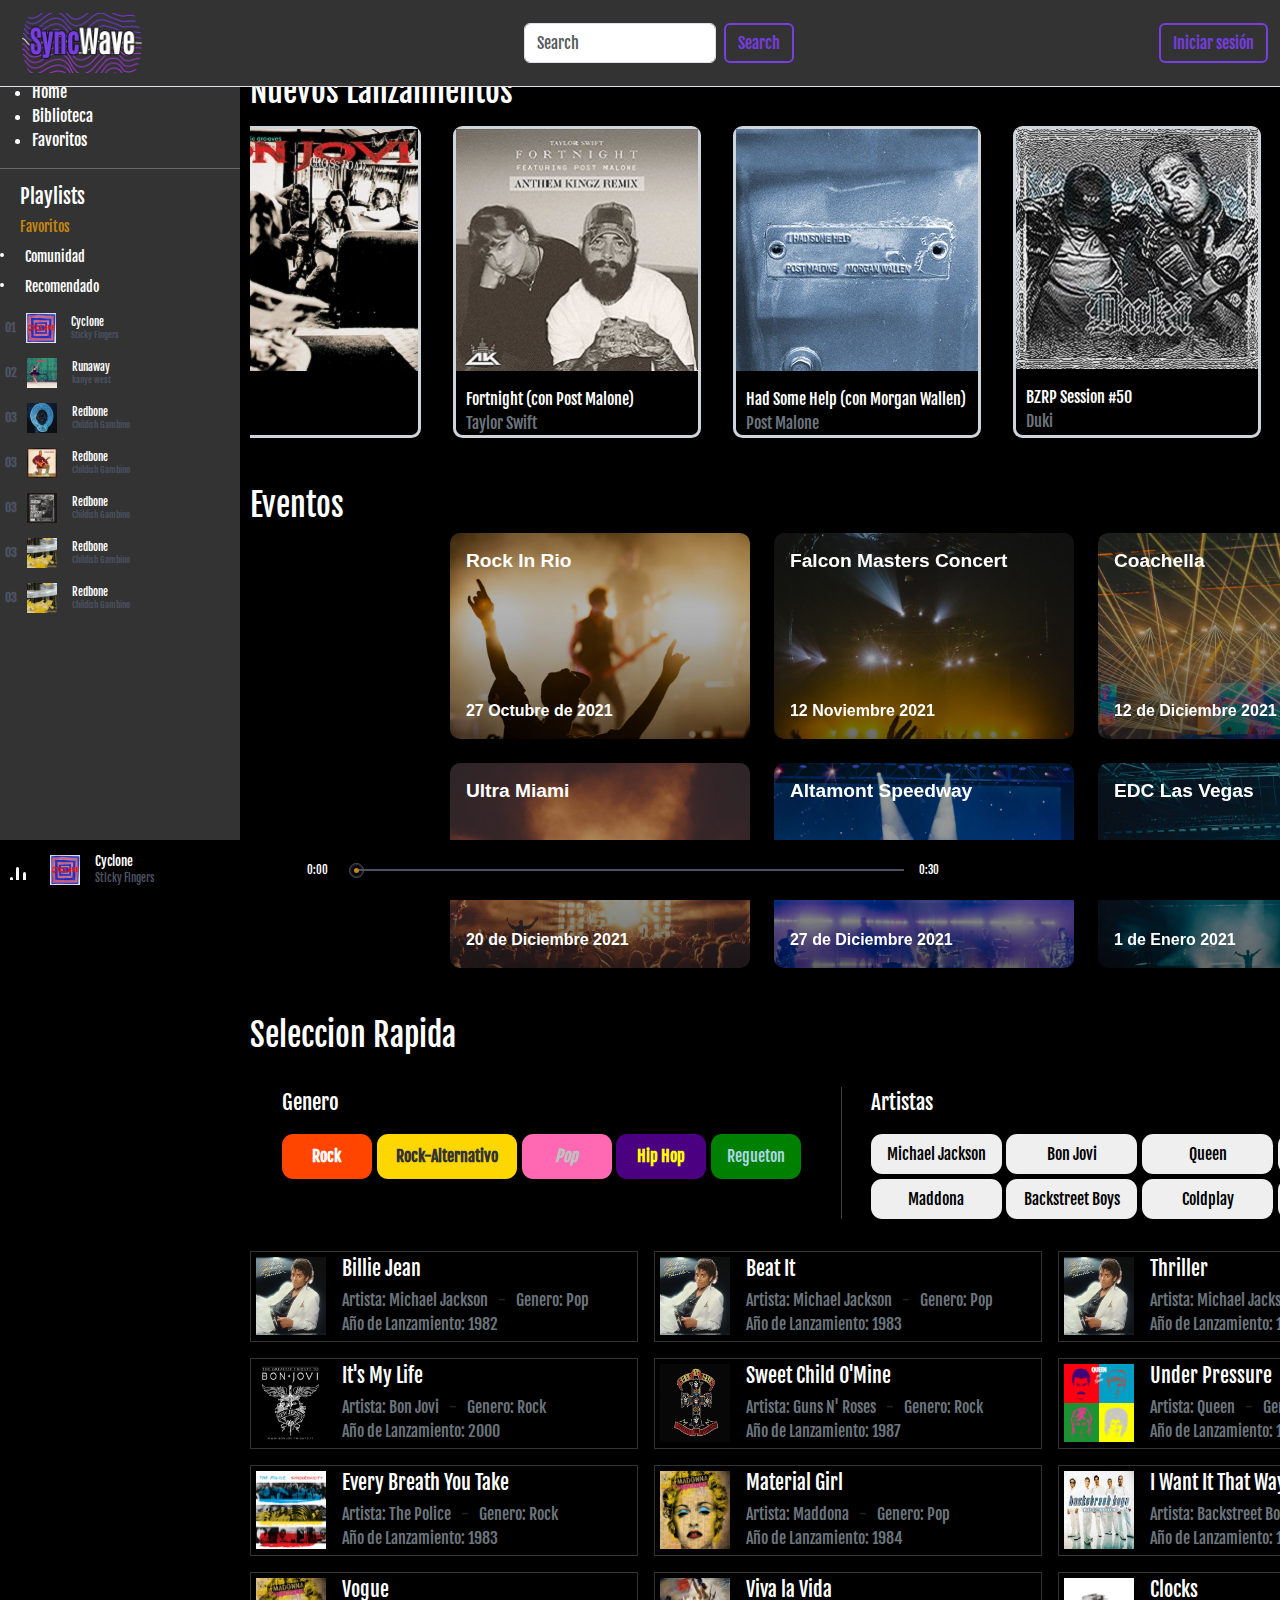
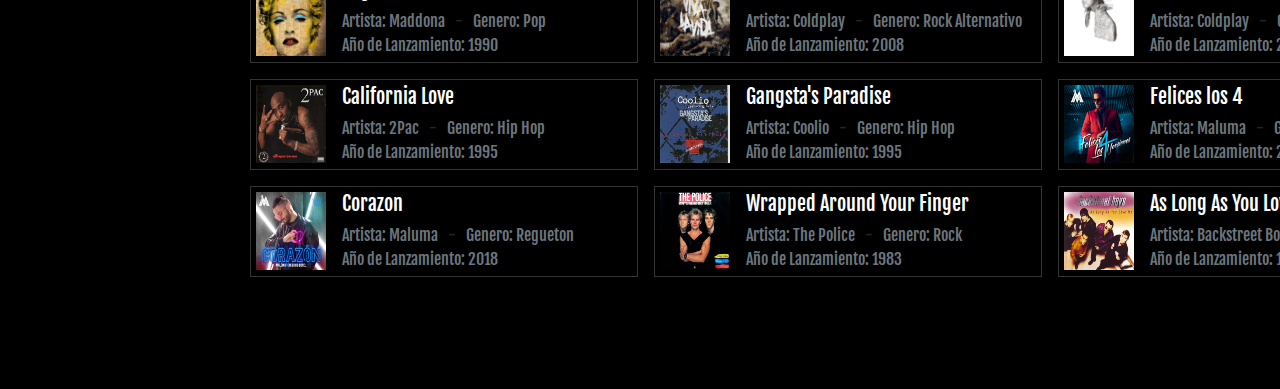
<file: index.html>
<html lang="es">
  <head>
    <meta charset="UTF-8" />
    <meta name="viewport" content="width=device-width, initial-scale=1.0" />
    <title>Navbar y Sidebar</title>
    <link rel="stylesheet" href="styles.css" />
    <link
      href="https://cdn.jsdelivr.net/npm/bootstrap@5.3.3/dist/css/bootstrap.min.css"
      rel="stylesheet"
      integrity="sha384-QWTKZyjpPEjISv5WaRU9OFeRpok6YctnYmDr5pNlyT2bRjXh0JMhjY6hW+ALEwIH"
      crossorigin="anonymous"
    />
    <link rel="preconnect" href="https://fonts.googleapis.com" />
    <link rel="preconnect" href="https://fonts.gstatic.com" crossorigin />
    <link
      href="https://fonts.googleapis.com/css2?family=Archivo:ital,wght@0,100..900;1,100..900&family=Fjalla+One&display=swap"
      rel="stylesheet"
    />
    <link rel="stylesheet" href="https://cdnjs.cloudflare.com/ajax/libs/font-awesome/6.0.0-beta3/css/all.min.css" integrity="sha512-..." crossorigin="anonymous" />

  </head>
  <body>
    <nav class="navbar d-flex topNavbar border-bottom position-fixed">
      <div class="container-fluid">
        <div class="logo-container">
          <a href="./index.html" class="navbar-brand"><img src="./images/iconos/logo-cortado.png" alt="logo.jpg" class="logo" ></a>
        </div>
        <form class="d-flex m-0" role="search">
          <input
            class="form-control me-2"
            type="search"
            placeholder="Search"
            aria-label="Search"
          />
          <button class="btn btn-outline-success" type="submit">Search</button>
        </form>
        <div id="sesion">
          <a href="./iniciarSesion.html" class="btn btn-outline-success">Iniciar sesión</a>
        </div>
      </div>
    </nav>

    <main class="bg-black">
      <div class="sideNavbar">
        <ul>
            <li>Home</li>
            <li>Biblioteca</li>
            <li>Favoritos</li>
        </ul>
        <hr>
        <div class="menuSide">
            <h1>Playlists</h1>
            <div class="playlist">
                <h4 class="active"><span></span><i class="bi bi-music-note"></i>Favoritos</h4>
                <h4><span></span><i class="bi bi-music-note"></i>Comunidad</h4>
                <h4><span></span><i class="bi bi-music-note"></i>Recomendado</h4>
            </div>
            <div class="menuCancion">
                <li class="cancionItem">
                    <span>01</span>
                    <img src="./images/img1.jpeg" alt="">
                    <h5>Cyclone
                        <div class="subtitle">Sticky Fingers</div>
                    </h5>
                    <i class="bi playListPlay bi-play-fill" id="1"></i>
                </li>
                <li class="cancionItem">
                    <span>02</span>
                    <img src="./images/img2.jpg" alt="">
                    <h5>Runaway
                        <div class="subtitle">kanye west</div>
                    </h5>
                    <i class="bi playListPlay bi-play-fill" id="1"></i>
                </li>
                <li class="cancionItem">
                    <span>03</span>
                    <img src="./images/img3.jpg" alt="">
                    <h5>Redbone
                        <div class="subtitle">Childish Gambino</div>
                    </h5>
                    <i class="bi playListPlay bi-play-fill" id="1"></i>
                </li>
                <li class="cancionItem">
                    <span>03</span>
                    <img src="./images/img4.jpg" alt="">
                    <h5>Redbone
                        <div class="subtitle">Childish Gambino</div>
                    </h5>
                    <i class="bi playListPlay bi-play-fill" id="1"></i>
                </li>
                <li class="cancionItem">
                    <span>03</span>
                    <img src="./images/img5.jpg" alt="">
                    <h5>Redbone
                        <div class="subtitle">Childish Gambino</div>
                    </h5>
                    <i class="bi playListPlay bi-play-fill" id="1"></i>
                </li>
                <li class="cancionItem">
                    <span>03</span>
                    <img src="./images/img6.jpeg" alt="">
                    <h5>Redbone
                        <div class="subtitle">Childish Gambino</div>
                    </h5>
                    <i class="bi playListPlay bi-play-fill" id="1"></i>
                </li>
                <li class="cancionItem">
                    <span>03</span>
                    <img src="./images/img6.jpeg" alt="">
                    <h5>Redbone
                        <div class="subtitle">Childish Gambino</div>
                    </h5>
                    <i class="bi playListPlay bi-play-fill" id="1"></i>
                </li>
                <li class="cancionItem">
                    <span>03</span>
                    <img src="./images/img6.jpeg" alt="">
                    <h5>Redbone
                        <div class="subtitle">Childish Gambino</div>
                    </h5>
                    <i class="bi playListPlay bi-play-fill" id="1"></i>
                </li>
            </div>
        </div>
    </div>

      <div class="contenedor-principal">
        <div>
          <h2 class="text-white">Nuevos Lanzamientos</h2>
          <div class="contenedor-cards">
            
          </div>
        </div>
        <div>
          <h2 class="text-white">Eventos</h2>
          <div class="contenedor-principal-conciertos">
            <div class="contenedor-conciertos">
              <div class="concierto1 card-concierto scale-up-center">
                <h3>Rock In Rio</h3>
                <p>27 Octubre de 2021</p>
              </div>
              <div class="concierto2 card-concierto">
                <h3>Falcon Masters Concert</h3>
                <p>12 Noviembre 2021</p>
              </div>
              <div class="concierto3 card-concierto">
                <h3>Coachella</h3>
                <p>12 de Diciembre 2021</p>
              </div>
              <div class="concierto4 card-concierto">
                <h3>Ultra Miami</h3>
                <p>20 de Diciembre 2021</p>
              </div>
              <div class="concierto5 card-concierto">
                <h3>Altamont Speedway</h3>
                <p>27 de Diciembre 2021</p>
              </div>
              <div class="concierto6 card-concierto">
                <h3>EDC Las Vegas</h3>
                <p>1 de Enero 2021</p>
              </div>
            </div>
            <div class="banner">
              <h3>Artistas Mas Importantes</h3>
              <p>Guns N'Roses</p>
              <p>AC/DC</p>
              <p>Motley Crue</p>
              <p>The Cuit</p>
              <p>Polson</p>
              <p>Def Leppard</p>
              <button>Comprar Boletos</button>
            </div>
          </div>
        </div>
        <div class="contenedor-general-filtro">
          <h2 class="text-white">Seleccion Rapida</h2>
          <div class="filtro">
            <div class="contenedor-info-filtro bordeEstilo">
              <p>Genero</p>
              <div class="botonera-genero">
                <button id="rock">Rock</button>
                <button id="rock-alternativo">Rock-Alternativo</button>
                <button id="pop">Pop</button>
                <button id="hip-hop">Hip Hop</button>
                <button id="regueton">Regueton</button>
              </div>
            </div>
            <div class="contenedor-info-filtro bordeEstilo">
              <p>Artistas</p>
              <div class="botonera-artistas">
                <button id="michael">Michael Jackson</button>
                <button id="bon-jovi">Bon Jovi</button>
                <button id="queen">Queen</button>
                <button id="police">The Police</button>
                <button id="maddona">Maddona</button>
                <button id="boys">Backstreet Boys</button>
                <button id="coldplay">Coldplay</button>
                <button id="maluma">Maluma</button>
              </div>
            </div>
            <div class="contenedor-info-filtro">
              <p>Decada</p>
              <div class="botonera-decada">
                <button id="80's">80's</button>
                <button id="90's">90's</button>
                <button id="2000's">2000's - Presente</button>
              </div>
            </div>
          </div>
          <div id="contenedor-seleccion" class="cont-seleccion"></div>
        </div>
      </div>
      <div class="masterPlay">
        <div class="wave">
            <div class="wave1"></div>
            <div class="wave1"></div>
            <div class="wave1"></div>
        </div>
        <img src="./images/img1.jpeg" alt="" id="poster_master_play">
        <h5 id="titulo">
            Cyclone
            <div class="subtitle">Sticky Fingers</div>
        </h5>
        <div class="icon">
            <i class="bi bi-skip-start-fill"></i>
            <i class="bi bi-play-circle-fill"></i>
            <i class="bi bi-skip-end-fill"></i>
        </div>
        <span id="sonando">0:00</span>
        <div class="bar">
            <input type="range" id="seek" min="0" max="100">
            <div clas="bar2" id="bar2"></div>
            <div class="dot"></div>
        </div>
        <span id="terminando">0:30</span>
        <div class="vol"></div>
    </div>
    </main>
    <script src="./main.js"></script>
    <script src="https://cdn.jsdelivr.net/npm/@popperjs/core@2.11.6/dist/umd/popper.min.js" integrity="sha384-oBqDVmMz9ATKxIep9tiCxS/Z9fNfEXiDAYTujMAeBAsjFuCZSmKbSSUnQlmh/jp3" crossorigin="anonymous"></script>
    <script src="https://cdn.jsdelivr.net/npm/bootstrap@5.3.3/dist/js/bootstrap.bundle.min.js" integrity="sha384-YvpcrYf0tY3lHB60NNkmXc5s9fDVZLESaAA55NDzOxhy9GkcIdslK1eN7N6jIeHz" crossorigin="anonymous"></script>

    <script>
        window.onload = function() {
            const nombreUsuario = localStorage.getItem('nombreUsuario');
            const sesionDiv = document.getElementById('sesion');

            if (nombreUsuario) {
                sesionDiv.innerHTML = `
                    <div class="btn-group">
                        <button type="button" class="btn btn-outline-success dropdown-toggle" data-bs-toggle="dropdown" aria-expanded="false">
                            ${nombreUsuario}
                        </button>
                        <ul class="dropdown-menu">
                            <li><a class="dropdown-item" href="#" onclick="cerrarSesion()">Cerrar sesión</a></li>
                        </ul>
                    </div>`;
            } else {
                sesionDiv.innerHTML = `
                    <a href="./iniciarSesion.html" class="btn btn-outline-success">Iniciar sesión</a>`;
            }
        }

        function cerrarSesion() {
            localStorage.removeItem('nombreUsuario');
            window.location.href = 'index.html';
        }
    </script>
  </body>
</html>
</file>
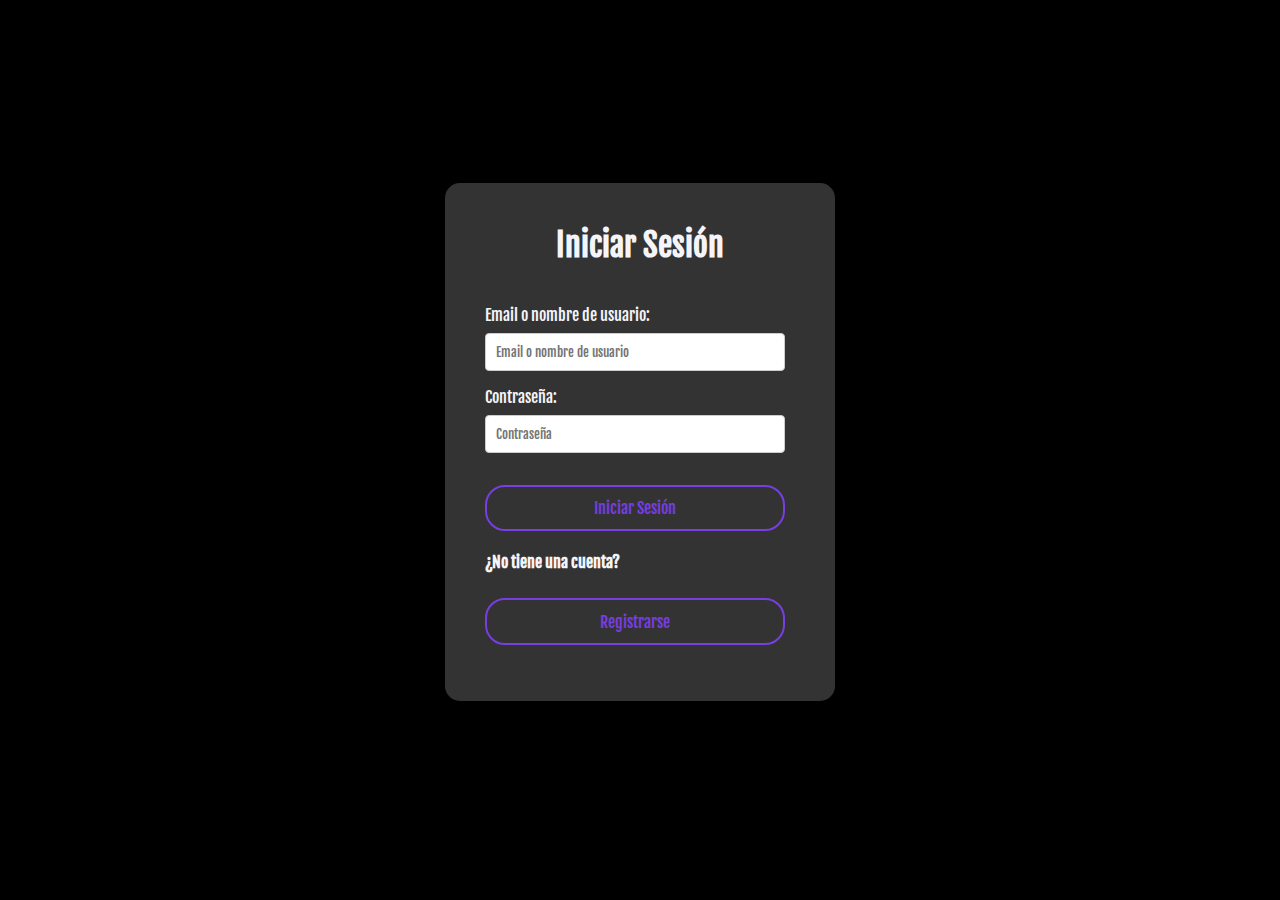
<file: iniciarSesion.html>
<!DOCTYPE html>
<html>
    <head>
        <meta charset="UTF-8">
        <meta http-equiv="X-UA-Compatible" content="IE=edge">
        <meta name="viewport" content="width=device-width, initial-scale=1.0">
        <link
            href="https://fonts.googleapis.com/css2?family=Archivo:ital,wght@0,100..900;1,100..900&family=Fjalla+One&display=swap"
            rel="stylesheet"
        />
        <title>Iniciar Sesión</title>
        <style>
        * {
            font-family: "Fjalla One", sans-serif;
            }
        body {
            font-family: Arial, sans-serif;
            background-color: #000000;
            display: flex;
            justify-content: center;
            align-items: center;
            flex-direction: column;
            height: 100vh;
            margin: 0;
        }
        .container {
            background-color: #333;
            padding: 20px;
            border-radius: 15px;
            box-shadow: 0 2px 4px rgba(0, 0, 0, 0.1);
            text-align: left;
            width: 350px;
        }
        h1 {
            text-align: center;
            color: #f4f4f9;
            margin-bottom: 20px;
        }
        h4{
            text-align: left;
            color: #f4f4f9;
            margin-bottom: 10px;
        }

        form {
            background-color: #333;
            padding: 20px;
            border-radius: 8px;
            width: 300px;
        }
        div {
            margin-bottom: 1em;
        }
        label {
            margin-bottom: .5em;
            color: #f4f4f9;
            display: block;
        }
        input {
            width: 100%;
            padding: 10px;
            border: 1px solid #ccc;
            border-radius: 4px;
            box-sizing: border-box;
        }
        select {
            border: 1px solid #ccc;
            padding: .5em;
            font-size: 1em;
            width: 100%;
            box-sizing: border-box;
            border-radius: .25em;
        }
        button, .button-link {
            padding: 0.7em;
            color: #773EE0;
            background-color: transparent;
            border: 2px solid #773EE0;
            border-radius: 20px;
            cursor: pointer;
            font-size: 1em;
            margin-top: 1em;
            width: 100%;
            box-sizing: border-box;
            text-decoration: none;
            display: inline-block;
            text-align: center;
        }
        button:hover, .button-link:hover {
            background-color: #773EE0;
            color: #fff;
        }
        .error {
            color: #d31225;
            margin-top: 0.5em;
            margin-bottom: 1em;
            font-size: 0.9em;
            font-weight: bold;
        }
        </style>
    </head>
    <body>

        <div class="container">
            <H1>Iniciar Sesión</H1>
            <form id="formInicio">
                <div>
                    <label for="usuario">Email o nombre de usuario:</label>
                    <input type="text" name="usuario" id="usuario" placeholder="Email o nombre de usuario" required>
                </div>
                <div>
                    <label for="clave">Contraseña:</label>
                    <input type="password" id="clave" placeholder="Contraseña" required>
                </div>           
                <div><button type="button" onclick="iniciarSesion()">Iniciar Sesión</button></div>
                <div id="error" class="error"></div>
                <h4>¿No tiene una cuenta?</h4>
                <div>
                    <a href="./registro.html" class="button-link">
                        Registrarse
                    </a>
                </div>
            </form>
        </div>
        
        <script>
            function iniciarSesion() {
                const usuario = document.getElementById('usuario').value;
                const clave = document.getElementById('clave').value;
                const errorDiv = document.getElementById('error');
                errorDiv.textContent = '';
        
                let usuarios = JSON.parse(localStorage.getItem('usuarios')) || [];
        
                const usuarioEncontrado = usuarios.find(user => 
                    (user.email === usuario || user.username === usuario) && user.clave === clave
                );
        
                if (usuarioEncontrado) {
                    localStorage.setItem('nombreUsuario', usuarioEncontrado.username);
                    window.location.href = 'index.html';
                } else {
                    errorDiv.textContent = 'Usuario o contraseña incorrectos.';
                }
            }
        </script>
        
        
    </body>
</html>
</file>
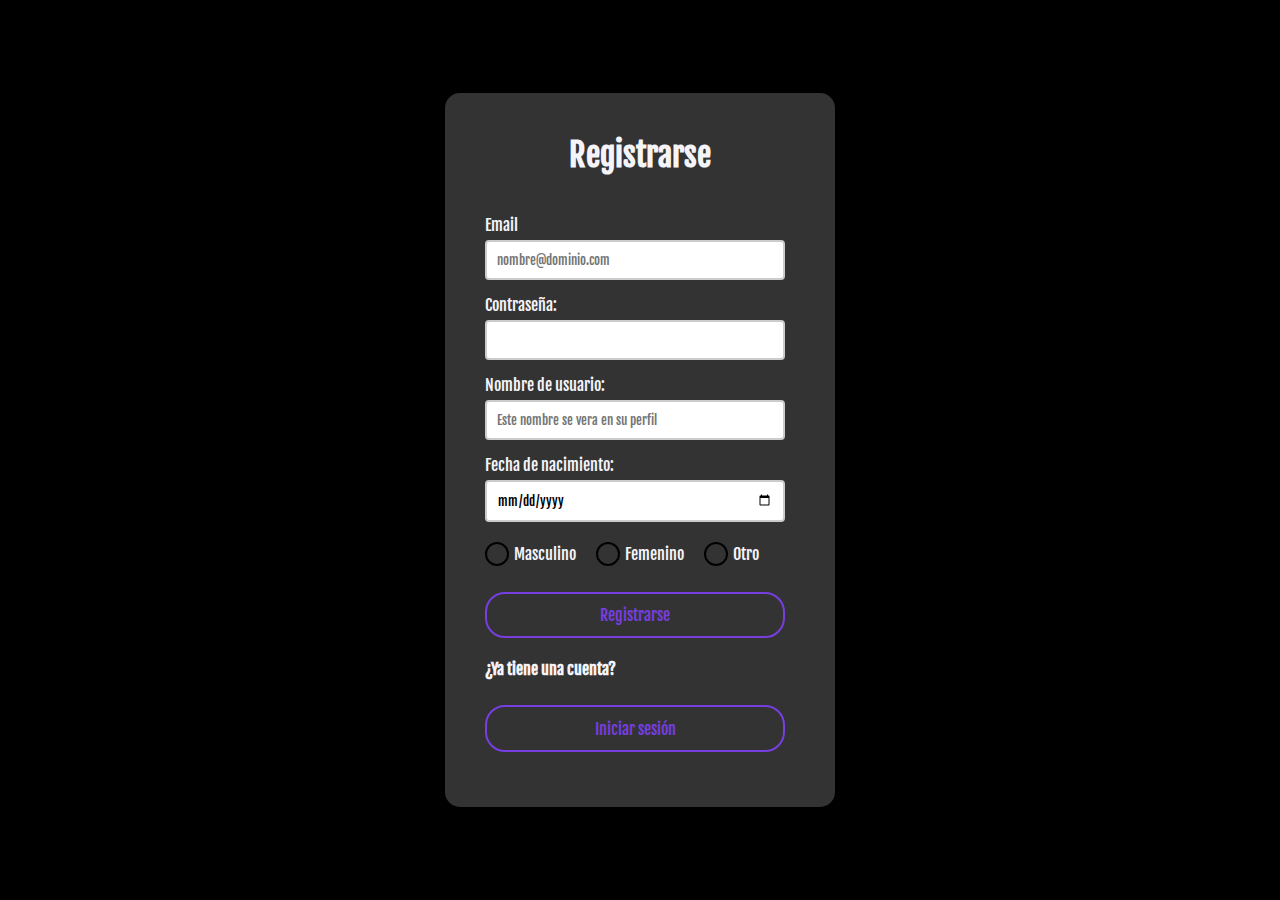
<file: registro.html>
<!DOCTYPE html>
<html lang="en">
<head>
    <meta charset="UTF-8">
    <meta http-equiv="X-UA-Compatible" content="IE=edge">
    <meta name="viewport" content="width=device-width, initial-scale=1.0">
    <link
        href="https://fonts.googleapis.com/css2?family=Archivo:ital,wght@0,100..900;1,100..900&family=Fjalla+One&display=swap"
        rel="stylesheet"
    />
    <title>Registrarse</title>
    <style>
        * {
            font-family: "Fjalla One", sans-serif;
            }
        .container {
            background-color: #333;
            padding: 20px;
            border-radius: 15px;
            box-shadow: 0 2px 4px rgba(0, 0, 0, 0.1);
            text-align: left;
            width: 350px;
        }
        body {
            font-family: Arial, sans-serif;
            background-color: #000000;
            display: flex;
            justify-content: center;
            align-items: center;
            flex-direction: column;
            height: 100vh;
            margin: 0;
        }
        h1 {
            text-align: center;
            color: #f4f4f9;
            margin-bottom: 20px;
        }
        h4{
            text-align: left;
            color: #f4f4f9;
            margin-bottom: 10px;
        }

        form {
            background-color: #333;
            padding: 20px;
            border-radius: 8px;
            width: 300px;
        }

        form div {
            margin-bottom: 15px;
        }

        label {
            display: block;
            margin-bottom: 5px;
            color: #f4f4f9;
        }

        input[type="text"],
        input[type="email"],
        input[type="password"],
        input[type="date"] {
            width: 100%;
            padding: 10px;
            border: 2px solid #ccc;
            border-radius: 4px;
            box-sizing: border-box;
            transition: border-color 0.3s ease;
        }

        input[type="text"].error,
        input[type="email"].error,
        input[type="password"].error,
        input[type="date"].error {
            border-color: #d31225;
        }


        button, .button-link {
            padding: 0.7em;
            color: #773EE0;
            background-color: transparent;
            border: 2px solid #773EE0;
            border-radius: 20px;
            cursor: pointer;
            font-size: 1em;
            margin-top: 1em;
            width: 100%;
            box-sizing: border-box;
            text-decoration: none;
            display: inline-block;
            text-align: center;
        }
        button:hover, .button-link:hover {
            background-color: #773EE0;
            color: #fff;
        }
        .error {
            color: #d31225;
            margin-top: 0.5em;
            margin-bottom: 1em;
            font-size: 0.9em;
            font-weight: bold;
        }
        .error-message {
            color: #d31225; 
            font-size: 0.8em; 
            margin-top: 3px; 
        }

        .radio-group {
            display: flex;
            align-items: column; 
            margin-top: 20px;
            margin-bottom: 5px;
        }

        .radio-group label {
            display: flex; 
            align-items: center; 
            margin-right: 20px; 
            cursor: pointer;
        }

        .radio-group input[type="radio"] {
            display: none; 
        }

        .radio-group .radio-button {
            width: 20px; 
            height: 20px; 
            background-color: transparent; 
            border: 2px solid #000; 
            border-radius: 50%; 
            margin-right: 5px; 
            transition: border-color 0.3s ease; 
        }

        .radio-group label:hover .radio-button {
            border-color: #773EE0; 
        }

        .radio-group input[type="radio"]:checked + label .radio-button {
            background-color: #773EE0; 
            border-color: #773EE0; 
        }
    </style>
</head>
<body>
    <div class="container">
        <H1>Registrarse</H1>
        <form id="formInicio">
            <div>
                <label for="email">Email</label>
                <input type="email" name="email" id="email" placeholder="nombre@dominio.com" required>
            </div>
            <div>
                <label for="clave">Contraseña:</label>
                <input type="password" id="clave" name="password" placeholder="" minlength="8" pattern="(?=.*\d)(?=.*[a-z])(?=.*[A-Z])(?=.*[\W_]).{8,}" title="Debe contener al menos 8 caracteres, una letra mayúscula, una letra minúscula, un número y un carácter especial" required>
            </div>
            <div>
                <label for="username">Nombre de usuario:</label>
                <input type="text" id="username" placeholder="Este nombre se vera en su perfil" required>
            </div>

            <div>
                <label for="fecha">Fecha de nacimiento:</label>
                <input type="date" id="fecha" pattern="" required>
                <div class="radio-group">
                    <input type="radio" id="male" name="gender" value="male" required>
                    <label for="male">
                        <span class="radio-button"></span>
                        Masculino
                    </label>
                    <input type="radio" id="female" name="gender" value="female" required>
                    <label for="female">
                        <span class="radio-button"></span>
                        Femenino
                    </label>
                    <input type="radio" id="other" name="gender" value="other" required>
                    <label for="other">
                        <span class="radio-button"></span>
                        Otro
                    </label>
                </div>
                <button type="button" onclick="validarYRegistrar()">Registrarse</button>
                <h4>¿Ya tiene una cuenta?</h4>
                <div>
                    <a href="./iniciarSesion.html" class="button-link">
                        Iniciar sesión
                    </a>
                </div>
            </div>
    </div>

    <script>
        function validarYRegistrar() {
            const email = document.getElementById('email');
            const clave = document.getElementById('clave');
            const username = document.getElementById('username');
            const fechaNacimiento = document.getElementById('fecha');
            const genero = document.querySelector('input[name="gender"]:checked');

            resetearEstilos();
            ocultarErrores();

            let errores = [];

            if (!email.value) {
                marcarCampoInvalido(email);
                mostrarError(email, 'Ingrese un correo');
                errores.push('email');
            } else if (!validarEmail(email.value)) {
                marcarCampoInvalido(email);
                mostrarError(email, 'Ingrese un correo válido.');
                errores.push('email');
            }

            if (!clave.value) {
                marcarCampoInvalido(clave);
                mostrarError(clave, 'Ingrese una contraseña');
                errores.push('clave');
            } else if (!validarClave(clave.value)) {
                marcarCampoInvalido(clave);
                mostrarError(clave, 'La clave debe contener al menos 8 caracteres, una letra mayúscula, una letra minúscula, un número y un carácter especial.');
                errores.push('clave');
            }

            if (!username.value) {
                marcarCampoInvalido(username);
                mostrarError(username, 'Ingrese un nombre de usuario');
                errores.push('username');
            }

            if (!fechaNacimiento.value) {
                marcarCampoInvalido(fechaNacimiento);
                mostrarError(fechaNacimiento, 'Seleccione una Fecha de nacimiento.');
                errores.push('fecha');
            } else if (!validarFechaNacimiento(fechaNacimiento.value)) {
                marcarCampoInvalido(fechaNacimiento);
                mostrarError(fechaNacimiento, 'Es demasiado joven para registrarse.');
                errores.push('fecha');
            }

            if (!genero) {
                errores.push('gender');
                mostrarError(document.querySelector('.radio-group'), 'Seleccione su Género.');
            }

            if (errores.length > 0) {
                return;
            }

            registrarUsuario(email.value, clave.value, username.value, fechaNacimiento.value, genero.value);
        }

        function mostrarError(elemento, mensaje) {
            elemento.classList.add('error');

            const errorDiv = document.createElement('div');
            errorDiv.classList.add('error-message');
            errorDiv.textContent = mensaje;

            elemento.parentNode.insertBefore(errorDiv, elemento.nextSibling);
        }

        function validarEmail(email) {
            const emailPattern = /^[^\s@]+@[^\s@]+\.[^\s@]+$/;
            return emailPattern.test(email);
        }

        function validarClave(clave) {
            const clavePattern = /(?=.*\d)(?=.*[a-z])(?=.*[A-Z])(?=.*[\W_]).{8,}/;
            return clavePattern.test(clave);
        }

        function validarFechaNacimiento(fecha) {
            const fechaNacimiento = new Date(fecha);
            const hoy = new Date();
            const edadMinima = 12;
            const añoMinimo = 1900; 

            const edadUsuario = hoy.getFullYear() - fechaNacimiento.getFullYear();
            const mesActual = hoy.getMonth() + 1;
            const diaActual = hoy.getDate();

            if (mesActual < fechaNacimiento.getMonth() + 1 || 
                (mesActual === fechaNacimiento.getMonth() + 1 && diaActual < fechaNacimiento.getDate())) {
                edadUsuario--;
            }

            return fechaNacimiento.getFullYear() >= añoMinimo && edadUsuario >= edadMinima;
        }

        function marcarCampoInvalido(elemento) {
            elemento.classList.add('error');
        }

        function resetearEstilos() {
            const campos = document.querySelectorAll('input[type="text"], input[type="email"], input[type="password"], input[type="date"]');
            campos.forEach(campo => campo.classList.remove('error'));
        }

        function ocultarErrores() {
            const erroresAnteriores = document.querySelectorAll('.error-message');
            erroresAnteriores.forEach(error => error.remove());
        }

        function registrarUsuario(email, clave, username, fechaNacimiento, genero) {
            const nuevoUsuario = {
                email: email,
                clave: clave,
                username: username,
                fechaNacimiento: fechaNacimiento,
                genero: genero
            };

            let usuarios = JSON.parse(localStorage.getItem('usuarios')) || [];

            usuarios.push(nuevoUsuario);

            localStorage.setItem('usuarios', JSON.stringify(usuarios));

            alert('Usuario registrado exitosamente');
            document.getElementById('formInicio').reset();
        }

    </script>
   
</body>
</html>
</file>
<file: styles.css>
* {
  font-family: "Fjalla One", sans-serif;
}

body, html {
  margin: 0;
  padding: 0;
  width: 100%;
  height: 100vh;
}
.btn-outline-success, .custom-select {
  border: 2px solid #773EE0 !important;
  color: #773EE0 !important;
  background-color: transparent !important;
  padding: 0.375rem 0.75rem;
  font-size: 1rem;
  border-radius: 0.25rem;
  cursor: pointer;
  appearance: none;
  -webkit-appearance: none;
  -moz-appearance: none;
  transition: background-color 0.3s, color 0.3s, border-color 0.3s;
}

.btn-outline-success:hover, .custom-select:hover {
  background-color: #773EE0 !important;
  color: white !important;
  border-color: #773EE0 !important;
}

.btn-outline-success:active, .custom-select:active {
  background-color: #773EE0 !important;
  color: white !important;
  border-color: transparent !important;
}

.btn-outline-success:focus, .custom-select:focus {
  outline: none;
}

.sesion p {
  margin: 0;
}

.logo {
  height: auto;
  width: auto;
  max-width: 120px;
  display: block;
}

.logo-container {
  height: 100%;
  width: auto;
  display: flex;
  align-items: center;
  justify-content: flex-start;
  overflow: hidden;
}

.navbar-brand {
  width: 100%;
  text-align: left;
  padding-left: 10px;
}

.navbar::before,
.navbar::after {
  content: "";
  position: absolute;
  top: 0;
  bottom: 0;
  width: 50%;
  background: inherit;
  z-index: 1;
}

.navbar::after {
  left: -50%;
}

.navbar::before {
  left: -50%;
}

.navbar {
  background-color: #333;
  color: #fff;
  padding-left: 15px; /* Ajuste de padding solo a izquierda para separar del margen */
  display: flex;
  align-items: center;
  justify-content: space-between;
  position: fixed;
  width: 100%;
  z-index: 1000;
  top: 0;
  left: 0;
}


.topNavbar {
  padding: 10px;
}

.dropdown-menu {
  z-index: 1000;
}

main {
  display: flex;
}

.sideNavbar {
  width: 15rem;
  background-color: #333;
  color: #fff;
  position: fixed;
  height: 100vh;
  padding-top: 5rem;
}

.menuSide h1{
  font-size: 20px;
  margin: 15px 0px 0px 20px;
  font-weight: 500;
  padding-bottom: 10px;
}

.menuSide .playlist h4{
  font-size: 14px;
  font-weight: 400;
  padding-bottom: 5px;
  color: #fff;
  cursor: pointer;
  display: flex;
  align-items: center;
  transition: .3s linear;
}
.menuSide .playlist h4:hover{
  color: #4c5262;
}
.menuSide .playlist h4 span{
  position: relative;
  margin-right: 25px;
}
.menuSide .playlist h4 span::before{
  content: '';
  position: absolute;
  width: 4px;
  height: 4px;
  border: 2px solid #fff;
  border-radius: 50%;
  top: -4px;
  transform: .3s linear;
}
.menuSide .playlist h4:hover span::before{
  border: 2px solid #4c5262;
}
.menuSide .playlist h4 .bi{
  display: none;
}
.menuSide .playlist .active{
  color: #C7860E;
}
.menuSide .playlist .active span{
  display: none;
}
.menuSide .playlist .active .bi{
  display: flex;
  margin-right: 20px;
}
.menuCancion{
 width: 100%;
 height: 305px;
 /* border: 1px solid white;  */
 overflow: auto;
}
.menuCancion::-webkit-scrollbar{
display: none;
}

.menuCancion li{
  list-style-type: none;
  position: relative;
  padding: 5px 0px 0px 5px;
  display: flex;
  align-items: center;
  justify-content: center;
  margin-bottom: 10px;
  cursor: pointer;
  transition: .3s linear;    
}
.menuCancion li:hover{
  background: rgb(105, 105, 105, .1);
}
.menuCancion li span{
  font-size: 12px;
  font-weight: 600;
  color: #4c5262;
}
.menuCancion li img{
  width: 30px;
  width: 30px;
  margin-left: 10px;
}
.menuCancion li h5{
  font-size: 11px;
  margin-left: 15px;
  margin-bottom: 0px;
  width: 170px;
  /* border: 1px solid #fff; */
  overflow: hidden;
  text-overflow: ellipsis;
  white-space: nowrap;
}
.menuCancion li h5 .subtitle{
  font-size: 9px;
  color: #4c5262;
}
.menuCancion li .bi{
  right: 15px;
  font-size: 16px;
}

.contenedor-cards {
  display: flex;
  overflow-x: scroll;
  max-width: 100rem;
  gap: 2rem;
  margin-top: 1rem;
}

.cartas {
  display: flex;
  flex-direction: column;
  gap: 1rem;
  border: solid  #ced4da ;
  border-radius: 0.6rem;
}
.cartas p{
    margin: 0;
    margin-left: 10px;
}

.contenedor-imagen{
  position: relative;
}
.contenedor-imagen button{
  padding: 0.8rem;
  border-radius: 50%;
  background-color: #C7860E;
  color: white;
  border: solid 2px rgba(0, 0, 0, 0.5);
}

.btn-play-card{
  position: absolute;
  right: 0;
  bottom: 0;
  margin: 1rem;
}



.contenedor-principal {
  display: flex;
  margin-top: 4.5rem; 
  margin-left: 15.62rem;
  flex-direction: column;
  gap: 3rem;
}
.concierto1{
  background-image: url("./images/conciertos/rockInRio.jpg");
}
.concierto2{
  background-image: url("./images/conciertos/falconMaster.jpg");
}
.concierto3{
  background-image: url("./images/conciertos/coachella.jpg");
}
.concierto4{
  background-image: url("./images/conciertos/ultraMiami.jpg");
}
.concierto5{
  background-image: url("./images/conciertos/altamontSpeedway.jpg");
}
.concierto6{
  background-image: url("./images/conciertos/EDC.jpg");
}
.banner{
  background-image: url("./images/conciertos/banner.jpg");
  padding: 2rem;
  padding-bottom: 1.5rem;
  background-size: cover;
  color: white;
  min-width: 300px;
  text-align: center;
}
.banner h3{
  font-size: 1.23rem;
  margin-bottom: 3rem;
  font-family: Arial, Helvetica, sans-serif;
  font-weight: bold;
}
.banner button{
  background-color: #FFDB58;
  padding: 0.5rem 2.5rem;
  border-radius: 1.5rem;
  margin-top: 1.5rem;
  font-family: Arial, Helvetica, sans-serif;
  font-weight: bold;
  transition: padding 0.3s;
}
.banner button:hover{
  padding: 0.5rem 3rem;
  color: #990000;
}
.banner p{
  font-family: Arial, Helvetica, sans-serif;
  font-weight: bold;
}


.card-concierto{
  border-radius: 10px;
	min-height: 200px;
  min-width: 300px;
	font-weight: bold;
	padding: 1rem;
	position: relative;
	background-size: cover;
	display: flex;
  flex-direction: column;
  justify-content: space-between;
  color: #fff;
  transition: transform 0.3s ease, box-shadow 0.3s ease;
}
.card-concierto:hover{
  transform: scale(1.1); 
  z-index: 10;
}

.card-concierto h3{
  margin-bottom: 0;
  font-size: 1.2rem;
  font-weight: bold;
  font-family: Arial, Helvetica, sans-serif;
}
.card-concierto p{
  margin-bottom: 0;
  font-family: Arial, Helvetica, sans-serif;
}
.contenedor-conciertos{
  display: grid;
  grid-template-columns: repeat(3,1fr);
  gap: 1.5rem;
}
.contenedor-principal-conciertos{
  display: flex;
  max-width: 75rem;
  margin: auto;
  gap: 1.5rem;
}
.cont-seleccion{
  display: grid;
  grid-template-columns: 1fr 1fr 1fr 1fr;
  gap: 1rem;
  margin-bottom: 1rem;
}
.cancion{
  display: flex;
  column-gap: 1rem;
  border: solid 1px rgba(128, 128, 128, 0.4);
  padding: 5px;
}
.cancion-info{
  display: flex;
  flex-direction: column;
  justify-content: end;
}
.cancion img{
  width: 70px;
  height: 78px;
}

.cancion h5{
  margin-bottom: 0;
}
.cancion p{
  margin-bottom: 0;
}
.artista-genero{
  display: flex;
  gap: 10px;
  margin-top: 7px;
}

.filtro{
  display: flex;
  justify-content: space-between;
  margin: 2rem 2rem;
}

.botonera-artistas{
  display: grid;
  grid-template-columns: 1fr 1fr 1fr 1fr;
  gap: 0.3rem;
}

.botonera-genero{
  display: grid;
  grid-template-columns: 90px 140px 90px 90px 90px;
  grid-template-rows: 45px;
  gap: 0.3rem;
}
.botonera-decada{
  display: grid;
  grid-template-columns: 90px 90px 150px;
  gap: 0.3rem;
}

.bordeEstilo{
  border-right: solid 1px rgba(128, 128, 128, 0.5);
  padding-right: 40px;
}

.contenedor-info-filtro p{
  color: #fff;
  font-size: 1.3rem;
}
.contenedor-info-filtro button{
  padding: 0.5rem 1rem;
  border-radius: 0.7rem;
  border: none;
}
#rock{
  background-color: rgb(255, 69, 0);
  color: #ffffff;
  font-weight: bold;
}
#pop{
  background-color: rgb(255, 105, 180);
  color: #c0c0c0;
  font-weight: bold;
  font-style: italic;
}
#hip-hop{
  background-color: rgb(75, 0, 130);
  color: #ffff00; 
  font-weight: bold;
}
#regueton{
  background-color: rgb(0, 128, 0);
  color: #add8e6;
  font-weight: 300;
}
#rock-alternativo{
  background-color: rgb(255, 215, 0);
  color: #333333;
  font-weight: bold;
}
.contenedor-general-filtro{
  margin-bottom: 6rem;
}
.masterPlay{
  display: flex;
  position: fixed;
  align-items: center;
  padding:30px 0px;
  height: 20px;
  bottom: 0;
  width: 100%;
  background-color: black
}
.masterPlay .wave{
  width: 30px;
  height: 30px;
  /* border: 1px solid white; */
  padding-bottom: 5px;
  display: flex;
  align-items: flex-end;
  margin-right: 10px;
  margin-left: 10px;
}
.masterPlay .wave1{
  width: 3px;
  height: 3px;
  background: white;
  margin-right: 3px;
  border-radius: 10px 10px 0px 0px;
  animation: unset;
}
.masterPlay .wave1:nth-child(2){
  height: 13px;
  margin-right: 3.5px;
  animation-delay: .4;
}
.masterPlay .wave1:nth-child(3){
  height: 8px;
  animation-delay: .8s;
}

/* javascript classes */
.masterPlay .active1 .wave1{
  animation: wave .5s linear infinite;
}
.masterPlay .active1 .wave1:nth-child(2){
  animation-delay: .4;
}
.masterPlay .active1 .wave1:nth-child(3){
  animation-delay: .8s;
}


@keyframes wave{
  0%{
      height: 10px;
  }
  50%{
      height: 15px;
  }
  100%{
      height: 10px;
  }

}

.masterPlay img{
  width: 30px;
  height: 30px;
}
.masterPlay h5{
  width: 130px;
  /* border: 1px solid white; */
  margin-left: 15px;
  color: white;
  line-height: 17px;
  overflow: hidden;
  text-overflow: ellipsis;
  white-space: nowrap;
  font-size: 13px;
  margin-bottom: 0px;
}
.masterPlay h5  .subtitle{
  font-size: 11px;
  color: #4c5262;
  width: 100%;
  overflow: hidden;
  text-overflow: ellipsis;
  white-space: nowrap;
}
.masterPlay .icon{
  font-size: 20px;
  color: white;
  margin: 0px 20px 0px 0px;
  outline: none;
  align-items: center;
}
.masterPlay .icon .bi{
  cursor: pointer;
  outline: none;
}
.icon .bi{
  border: 1px solid black;
  border-radius: 50%;
  padding: 1px 5px 0px 7px;
}
.masterPlay span{
  color: white;
  width: 32px;
  /* border: 1px solid white; */
  font-size: 11px;
  font-weight: 400;
}
.masterPlay #sonando{
  margin: 0px 0px 0px 20px;
}
.masterPlay .bar{
  position: relative;
  width: 43%;
  height: 2px;
  background: #4c5262;
  margin: 0px 15px 0px ;
}
.masterPlay .bar .bar2{
  position: absolute;
  background: #C7860E;
  width: 50%;
  height: 100%;
  top: 0;
  transition: 1s linear;
}
.masterPlay .dot{
  position: absolute;
  width: 5px;
  height: 5px;
  background:#C7860E;
  border-radius: 50%;
  left: 0%;
  top: -1.5px;
  transition: 1s linear;
}
.masterPlay .dot::before{
  position: absolute;
  content: "";
  width: 15px;
  height: 15px;
  border: 1px solid #4c5262;
  border-radius: 50%;
  left: -5px;
  top: -5px;
  box-shadow: inset 0px 0px 3px #4c5262;
}
.masterPlay .bar input{
  position: absolute;
  width: 100%;
  top: -7px;
  left: 0;
  cursor: pointer;
  z-index: 10;
  opacity: 0;
}
</file>
